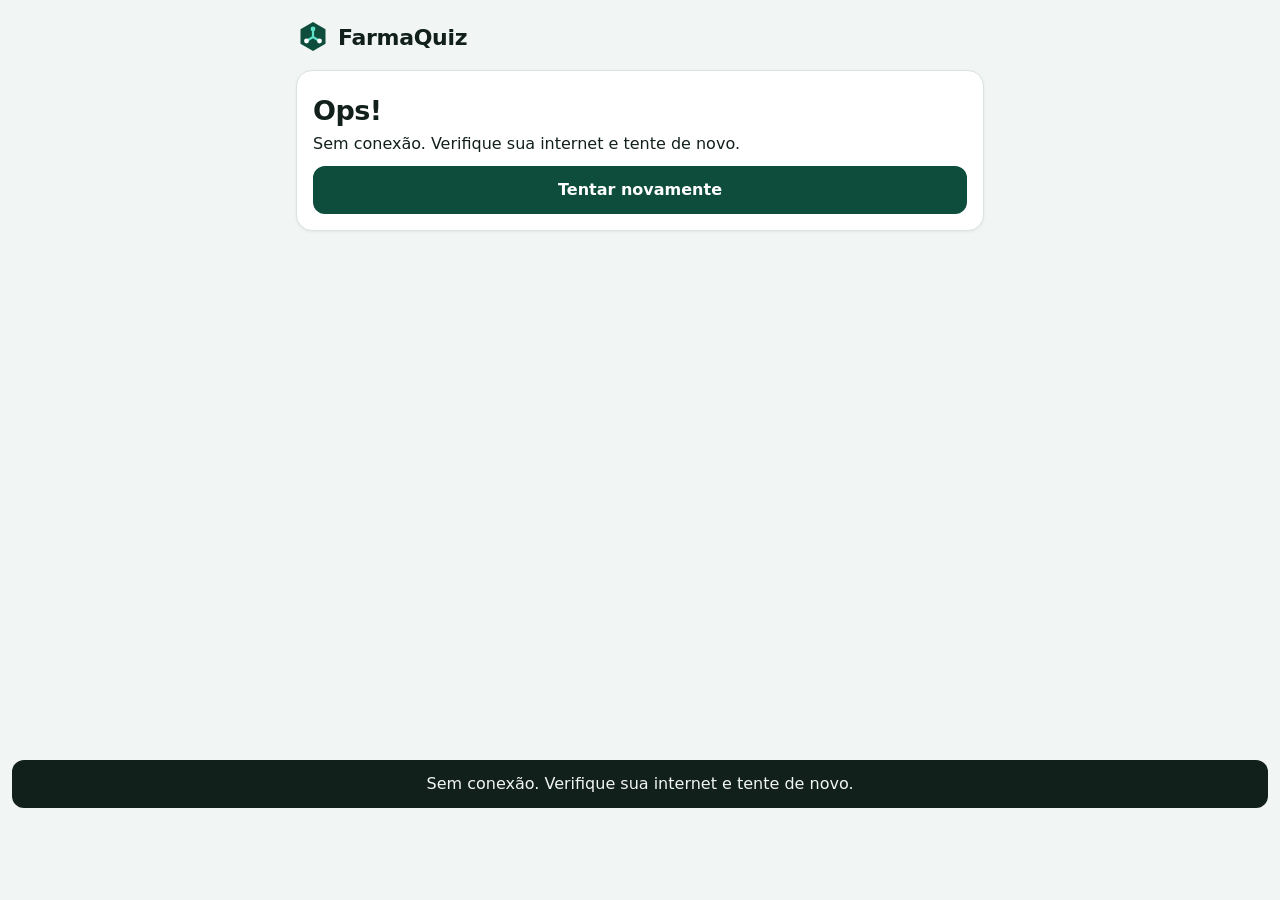
<file: docs/index.html>
<!doctype html>
<html lang="pt-BR">
<head>
<meta charset="utf-8">
<meta name="viewport" content="width=device-width, initial-scale=1, viewport-fit=cover">
<meta http-equiv="Content-Security-Policy" content="default-src 'none'; script-src 'self'; style-src 'self'; img-src 'self' data:; connect-src https://*.supabase.co; base-uri 'none'; form-action 'none'">
<meta name="theme-color" content="#0E4D3C">
<title>FarmaQuiz</title>
<link rel="icon" href="img/icon.svg" type="image/svg+xml">
<link rel="stylesheet" href="css/app.css">
</head>
<body>
<a class="skip" href="#app">Pular para o conteúdo</a>
<div class="wrap">
  <header class="top">
    <a class="logo" href="#/home" aria-label="FarmaQuiz, ir para o início"><img src="img/icon.svg" alt="" width="34" height="34"><span>FarmaQuiz</span></a>
    <span id="chip" class="chip" hidden></span>
  </header>
  <main id="app" tabindex="-1" aria-live="polite"></main>
</div>
<nav id="tabs" class="tabbar" aria-label="Principal" hidden></nav>
<div id="toast" class="toast" role="status" aria-live="polite"></div>
<noscript><p class="wrap">O FarmaQuiz precisa de JavaScript para funcionar.</p></noscript>
<script src="config.js"></script>
<script type="module" src="js/app.js"></script>
</body>
</html>
</file>
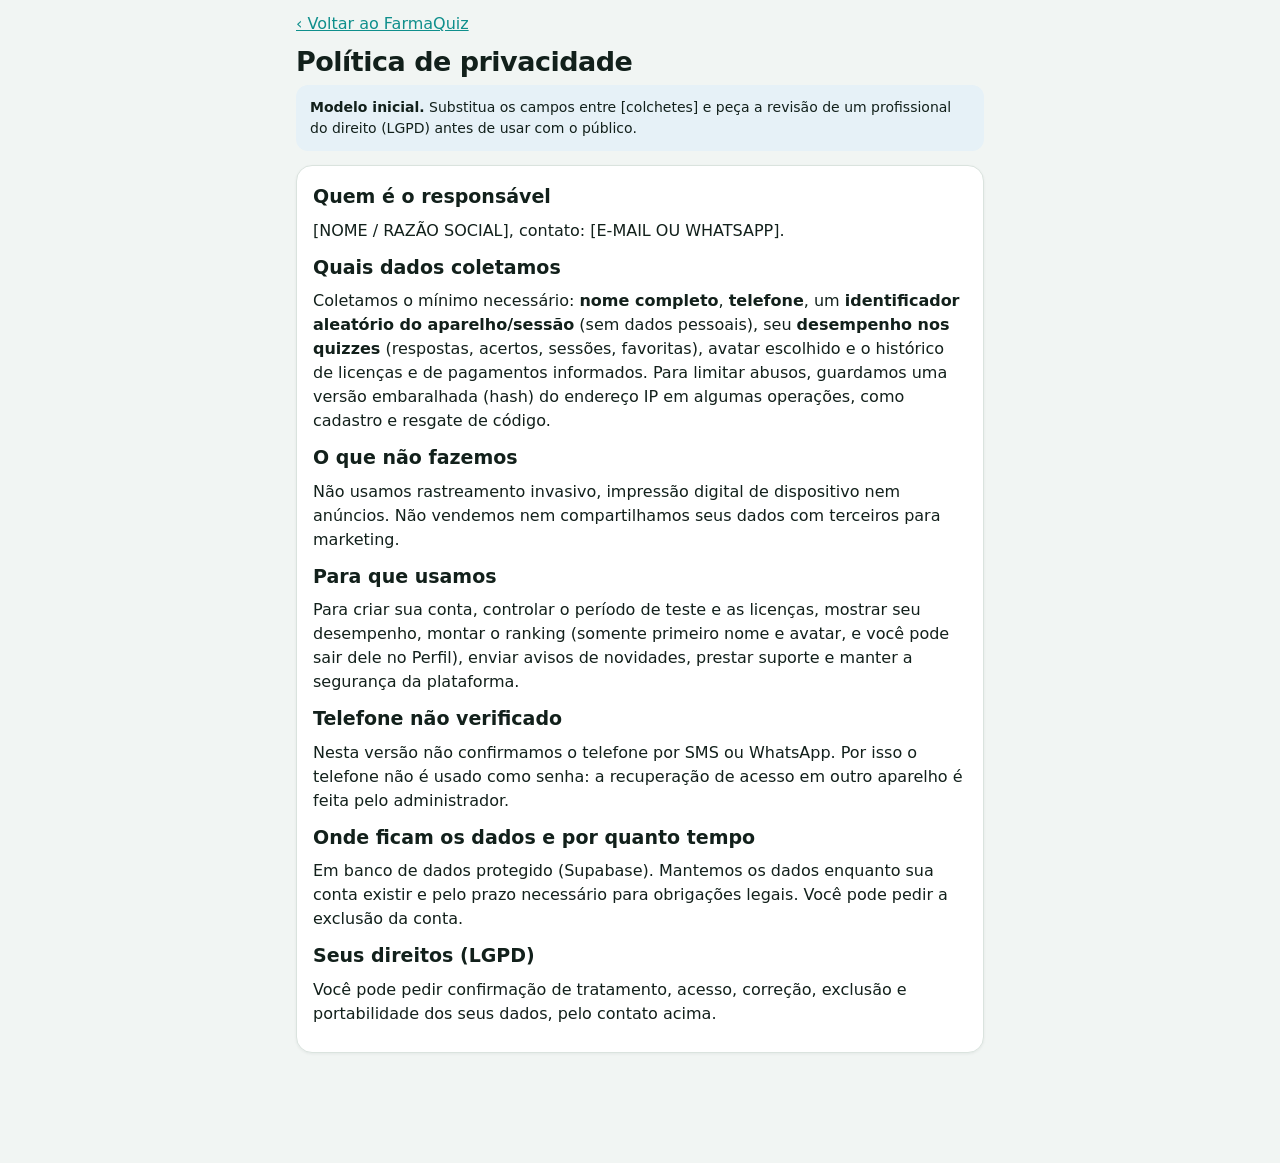
<file: docs/privacidade.html>
<!doctype html><html lang="pt-BR"><head><meta charset="utf-8"><meta name="viewport" content="width=device-width, initial-scale=1">
<meta http-equiv="Content-Security-Policy" content="default-src 'none'; style-src 'self'; img-src 'self' data:; base-uri 'none'">
<title>Política de privacidade — FarmaQuiz</title><link rel="stylesheet" href="css/app.css"></head><body><div class="wrap">
<p><a href="index.html">‹ Voltar ao FarmaQuiz</a></p>
<h1>Política de privacidade</h1>
<p class="fb info small"><b>Modelo inicial.</b> Substitua os campos entre [colchetes] e peça a revisão de um profissional do direito (LGPD) antes de usar com o público.</p>
<div class="card">
<h2>Quem é o responsável</h2><p>[NOME / RAZÃO SOCIAL], contato: [E-MAIL OU WHATSAPP].</p>
<h2>Quais dados coletamos</h2><p>Coletamos o mínimo necessário: <b>nome completo</b>, <b>telefone</b>, um <b>identificador aleatório do aparelho/sessão</b> (sem dados pessoais), seu <b>desempenho nos quizzes</b> (respostas, acertos, sessões, favoritas), avatar escolhido e o histórico de licenças e de pagamentos informados. Para limitar abusos, guardamos uma versão embaralhada (hash) do endereço IP em algumas operações, como cadastro e resgate de código.</p>
<h2>O que não fazemos</h2><p>Não usamos rastreamento invasivo, impressão digital de dispositivo nem anúncios. Não vendemos nem compartilhamos seus dados com terceiros para marketing.</p>
<h2>Para que usamos</h2><p>Para criar sua conta, controlar o período de teste e as licenças, mostrar seu desempenho, montar o ranking (somente primeiro nome e avatar, e você pode sair dele no Perfil), enviar avisos de novidades, prestar suporte e manter a segurança da plataforma.</p>
<h2>Telefone não verificado</h2><p>Nesta versão não confirmamos o telefone por SMS ou WhatsApp. Por isso o telefone não é usado como senha: a recuperação de acesso em outro aparelho é feita pelo administrador.</p>
<h2>Onde ficam os dados e por quanto tempo</h2><p>Em banco de dados protegido (Supabase). Mantemos os dados enquanto sua conta existir e pelo prazo necessário para obrigações legais. Você pode pedir a exclusão da conta.</p>
<h2>Seus direitos (LGPD)</h2><p>Você pode pedir confirmação de tratamento, acesso, correção, exclusão e portabilidade dos seus dados, pelo contato acima.</p>
</div></div></body></html>
</file>
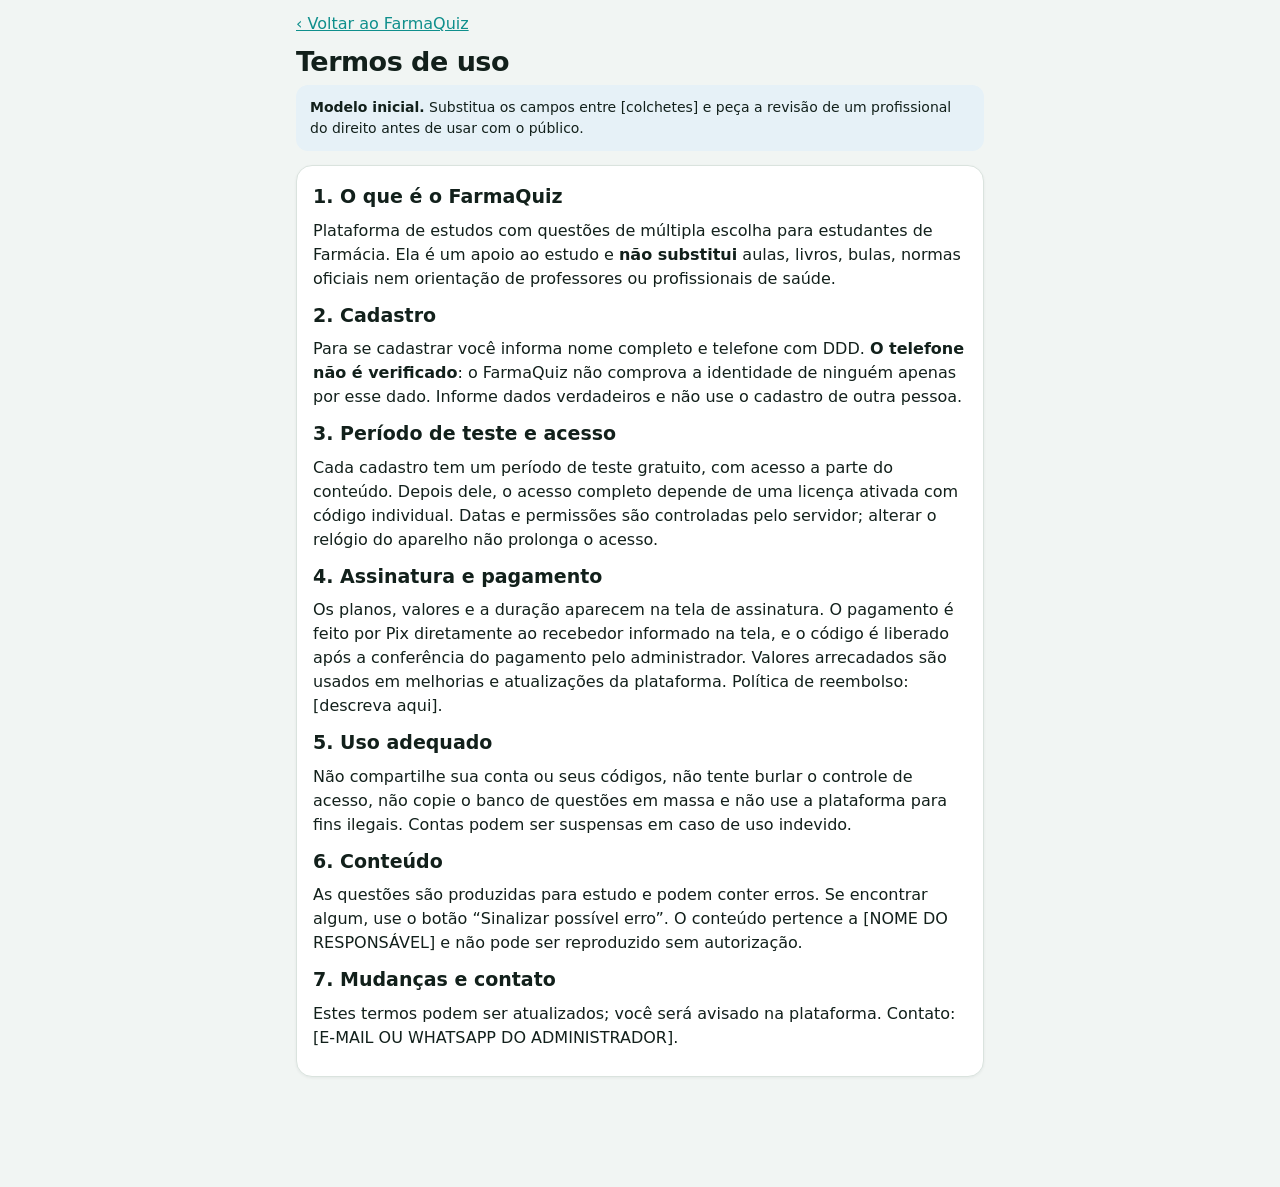
<file: docs/termos.html>
<!doctype html><html lang="pt-BR"><head><meta charset="utf-8"><meta name="viewport" content="width=device-width, initial-scale=1">
<meta http-equiv="Content-Security-Policy" content="default-src 'none'; style-src 'self'; img-src 'self' data:; base-uri 'none'">
<title>Termos de uso — FarmaQuiz</title><link rel="stylesheet" href="css/app.css"></head><body><div class="wrap">
<p><a href="index.html">‹ Voltar ao FarmaQuiz</a></p>
<h1>Termos de uso</h1>
<p class="fb info small"><b>Modelo inicial.</b> Substitua os campos entre [colchetes] e peça a revisão de um profissional do direito antes de usar com o público.</p>
<div class="card">
<h2>1. O que é o FarmaQuiz</h2><p>Plataforma de estudos com questões de múltipla escolha para estudantes de Farmácia. Ela é um apoio ao estudo e <b>não substitui</b> aulas, livros, bulas, normas oficiais nem orientação de professores ou profissionais de saúde.</p>
<h2>2. Cadastro</h2><p>Para se cadastrar você informa nome completo e telefone com DDD. <b>O telefone não é verificado</b>: o FarmaQuiz não comprova a identidade de ninguém apenas por esse dado. Informe dados verdadeiros e não use o cadastro de outra pessoa.</p>
<h2>3. Período de teste e acesso</h2><p>Cada cadastro tem um período de teste gratuito, com acesso a parte do conteúdo. Depois dele, o acesso completo depende de uma licença ativada com código individual. Datas e permissões são controladas pelo servidor; alterar o relógio do aparelho não prolonga o acesso.</p>
<h2>4. Assinatura e pagamento</h2><p>Os planos, valores e a duração aparecem na tela de assinatura. O pagamento é feito por Pix diretamente ao recebedor informado na tela, e o código é liberado após a conferência do pagamento pelo administrador. Valores arrecadados são usados em melhorias e atualizações da plataforma. Política de reembolso: [descreva aqui].</p>
<h2>5. Uso adequado</h2><p>Não compartilhe sua conta ou seus códigos, não tente burlar o controle de acesso, não copie o banco de questões em massa e não use a plataforma para fins ilegais. Contas podem ser suspensas em caso de uso indevido.</p>
<h2>6. Conteúdo</h2><p>As questões são produzidas para estudo e podem conter erros. Se encontrar algum, use o botão “Sinalizar possível erro”. O conteúdo pertence a [NOME DO RESPONSÁVEL] e não pode ser reproduzido sem autorização.</p>
<h2>7. Mudanças e contato</h2><p>Estes termos podem ser atualizados; você será avisado na plataforma. Contato: [E-MAIL OU WHATSAPP DO ADMINISTRADOR].</p>
</div></div></body></html>
</file>
<file: docs/css/app.css>
:root{--bg:#F1F5F3;--card:#fff;--ink:#12201B;--mut:#50635B;--line:#DAE3DE;--btn:#0E4D3C;--btn-ink:#fff;--acc:#0F8F8C;--ok:#0F7A55;--okbg:#E3F4EC;--bad:#B3261E;--badbg:#FBE9E7;--soft:#E4EFEA;--infobg:#E6F1F7}
@media (prefers-color-scheme:dark){:root{--bg:#0B1411;--card:#13211C;--ink:#E8F1ED;--mut:#9CB1A8;--line:#26382F;--btn:#38B88E;--btn-ink:#06130E;--acc:#4FD1CC;--ok:#58D6A4;--okbg:#12352A;--bad:#FF8A80;--badbg:#3A1B18;--soft:#1A2D26;--infobg:#142A36}}
*{box-sizing:border-box}html,body{margin:0}
body{background:var(--bg);color:var(--ink);font:16px/1.5 system-ui,-apple-system,"Segoe UI",Roboto,sans-serif;padding-top:env(safe-area-inset-top,0px);padding-bottom:calc(84px + env(safe-area-inset-bottom,0px))}
.wrap{max-width:720px;margin:0 auto;padding:12px 16px}
.skip{position:absolute;left:-999px}.skip:focus{left:8px;top:8px;background:var(--card);padding:8px;z-index:50}
.top{display:flex;align-items:center;justify-content:space-between;gap:8px;margin:8px 0 16px}
.logo{display:flex;align-items:center;gap:8px;font-weight:800;font-size:22px;letter-spacing:-.3px;color:var(--ink);text-decoration:none}
.chip{font-size:13px;font-weight:600;padding:5px 10px;border-radius:99px;background:var(--soft)}.chip.warn{background:var(--badbg);color:var(--bad)}
h1{font-size:27px;line-height:1.15;margin:8px 0 6px;letter-spacing:-.5px}h1:focus{outline:none}h2{font-size:19px;margin:0 0 8px}h3{font-size:16px;margin:0 0 6px}
p{margin:0 0 10px}.mut{color:var(--mut)}.small{font-size:14px}.tiny{font-size:13px}
a{color:var(--acc)}
.card{background:var(--card);border:1px solid var(--line);border-radius:16px;padding:16px;margin-bottom:14px;box-shadow:0 1px 3px rgba(10,40,30,.06)}
.stats{display:grid;grid-template-columns:repeat(3,1fr);gap:10px;margin:14px 0}
.stat{background:var(--card);border:1px solid var(--line);border-radius:14px;padding:12px}.stat b{display:block;font-size:26px;line-height:1.1}.stat span{font-size:13px;color:var(--mut)}
.btn{font:inherit;font-weight:600;min-height:48px;padding:10px 18px;border-radius:12px;border:2px solid var(--btn);background:var(--btn);color:var(--btn-ink);cursor:pointer;width:100%;text-align:center;text-decoration:none;display:flex;align-items:center;justify-content:center;gap:8px}
.btn.alt{background:transparent;color:var(--ink);border-color:var(--line)}.btn.sm{min-height:38px;width:auto;padding:4px 14px;font-size:14px}
.btn:disabled{opacity:.45;cursor:not-allowed}
.btn:focus-visible,input:focus-visible,select:focus-visible,textarea:focus-visible,a:focus-visible,summary:focus-visible{outline:3px solid var(--acc);outline-offset:2px}
.grid{display:grid;gap:10px}.g2{grid-template-columns:1fr 1fr}.mb{margin-bottom:14px}.mt{margin-top:12px}
@media(max-width:480px){.g2{grid-template-columns:1fr}.stat b{font-size:22px}}
label{display:block;font-weight:600;margin:12px 0 4px}
input,select,textarea{font:inherit;width:100%;min-height:48px;padding:10px 12px;border-radius:12px;border:1.5px solid var(--line);background:var(--card);color:var(--ink)}
textarea{min-height:90px}
.chk{display:flex;gap:10px;align-items:flex-start;font-weight:400;margin:14px 0}.chk input{width:22px;min-height:22px;margin-top:2px;flex:none}
.err{color:var(--bad);font-size:14px;min-height:20px;margin:6px 0}
.fb{border-radius:12px;padding:12px 14px;margin:8px 0 14px}.fb p:last-child{margin-bottom:0}.fb.ok{background:var(--okbg)}.fb.bad{background:var(--badbg)}.fb.info{background:var(--infobg)}.fb.soft{background:var(--soft)}
progress{width:100%;height:8px;border-radius:9px;margin:6px 0 14px;appearance:none;-webkit-appearance:none;border:0;background:var(--soft)}
progress::-webkit-progress-bar{background:var(--soft);border-radius:9px}progress::-webkit-progress-value{background:var(--acc);border-radius:9px}progress::-moz-progress-bar{background:var(--acc);border-radius:9px}
.opt{display:flex;gap:12px;align-items:flex-start;text-align:left;width:100%;font:inherit;background:var(--card);color:var(--ink);border:2px solid var(--line);border-radius:12px;margin-bottom:10px;padding:12px 14px;cursor:pointer;min-height:52px}
.opt .l{flex:none;width:30px;height:30px;border-radius:50%;background:var(--soft);display:grid;place-items:center;font-weight:800}
.opt.sel{border-color:var(--acc)}.opt.ok{border-color:var(--ok);background:var(--okbg)}.opt.bad{border-color:var(--bad);background:var(--badbg)}.opt:disabled{cursor:default;color:var(--ink)}
.optx{display:block;font-size:14px;color:var(--mut);margin-top:4px}
.qn{font-weight:700;margin:2px 0}.timer{font-weight:700;color:var(--acc)}
.tabbar{position:fixed;left:0;right:0;bottom:0;background:var(--card);border-top:1px solid var(--line);display:flex;padding:6px 6px calc(6px + env(safe-area-inset-bottom,0px));z-index:20}
.tabbar a{flex:1;text-align:center;text-decoration:none;color:var(--mut);font-size:12px;font-weight:600;padding:6px 2px;border-radius:10px;display:flex;flex-direction:column;align-items:center;gap:2px;min-height:52px;justify-content:center}
.tabbar a[aria-current=page]{color:var(--ink);background:var(--soft)}.tabbar .ic{font-size:20px;line-height:1}
.badge{background:var(--bad);color:#fff;border-radius:99px;font-size:11px;padding:0 6px;margin-left:4px}
.av{display:inline-grid;place-items:center;border-radius:50%;background:var(--soft);flex:none;line-height:1}.av-sm{width:28px;height:28px;font-size:16px}.av-md{width:40px;height:40px;font-size:22px}.av-lg{width:72px;height:72px;font-size:40px}
.av.ini{background:var(--btn);color:var(--btn-ink);font-weight:800}.av-sm.ini{font-size:12px}.av-md.ini{font-size:16px}.av-lg.ini{font-size:26px}
.avs{display:grid;grid-template-columns:repeat(auto-fill,minmax(66px,1fr));gap:10px}.avs .btn{padding:0;min-height:66px;font-size:28px}.avs .btn[aria-pressed=true]{border-color:var(--acc);background:var(--soft)}
.row{display:flex;align-items:center;gap:12px}.row .grow{flex:1}
.rk{display:flex;align-items:center;gap:12px;padding:10px 12px;border-bottom:1px solid var(--line)}.rk.me{background:var(--okbg);border-radius:12px;border-bottom-color:transparent}.rk .ps{width:34px;font-weight:800}.rk .nm{flex:1;font-weight:600}
.tabs2{display:flex;gap:8px;margin-bottom:14px}.tabs2 .btn{min-height:40px;font-size:14px}
.subj{display:flex;justify-content:space-between;align-items:center;gap:10px;text-align:left;text-decoration:none;color:var(--ink)}
.lock{color:var(--mut);font-size:14px}
.plan{flex-direction:column;gap:0}.plan b{font-size:22px}
.barrow{display:grid;grid-template-columns:1fr auto;gap:2px 10px;margin-bottom:10px}.barrow progress{grid-column:1/-1;margin:2px 0}
ul.clean{margin:0;padding-left:20px}ul.clean li{margin-bottom:6px}
.center{text-align:center;padding:40px 0}.spin{width:36px;height:36px;border:4px solid var(--soft);border-top-color:var(--acc);border-radius:50%;margin:0 auto 12px;animation:sp 1s linear infinite}@keyframes sp{to{transform:rotate(360deg)}}
.toast{position:fixed;left:12px;right:12px;bottom:calc(92px + env(safe-area-inset-bottom,0px));background:var(--ink);color:var(--bg);padding:12px 14px;border-radius:12px;z-index:60;text-align:center;opacity:0;pointer-events:none;transition:opacity .2s}.toast.show{opacity:1}
details{margin-top:12px}summary{cursor:pointer;font-weight:600}
@media (prefers-reduced-motion:reduce){.spin{animation:none}.toast{transition:none}}
[hidden]{display:none!important}
.scroll{overflow-x:auto}table{width:100%;border-collapse:collapse;font-size:14px}th,td{text-align:left;padding:8px 6px;border-bottom:1px solid var(--line);vertical-align:top}
.adminnav{display:flex;gap:6px;flex-wrap:wrap;margin:0 0 16px}.adminnav a{padding:8px 12px;border-radius:10px;background:var(--soft);color:var(--ink);text-decoration:none;font-size:14px;font-weight:600}.adminnav a[aria-current=page]{background:var(--btn);color:var(--btn-ink)}
.wide{max-width:1000px}.cardgrid{display:grid;grid-template-columns:repeat(auto-fit,minmax(150px,1fr));gap:10px;margin-bottom:14px}
code.big{font-size:18px;font-weight:700;letter-spacing:.5px}.pill{display:inline-block;padding:2px 8px;border-radius:99px;background:var(--soft);font-size:12px;font-weight:700}.pill.ok{background:var(--okbg);color:var(--ok)}.pill.bad{background:var(--badbg);color:var(--bad)}.pill.warn{background:var(--infobg)}
.optrow{display:grid;grid-template-columns:auto 1fr;gap:8px 10px;align-items:start;margin-bottom:12px}.optrow input[type=radio]{width:22px;min-height:22px;margin-top:14px}
.actions{display:flex;gap:6px;flex-wrap:wrap}.actions .btn{width:auto}
</file>
